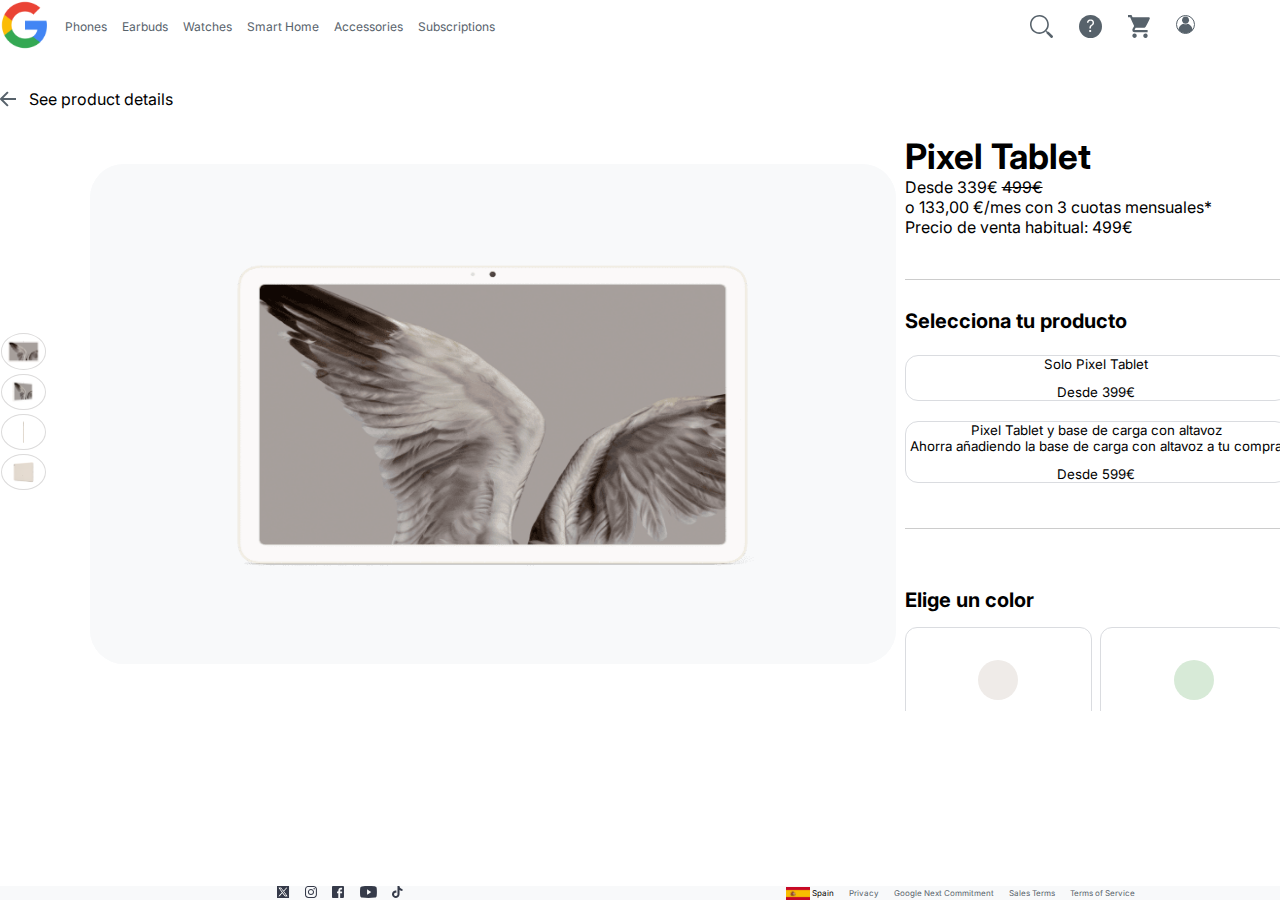
<file: GoogleStore/src/views/Tablet/tablet-view.html>
<!DOCTYPE html>
<html lang="en">
<head>
    <meta charset="UTF-8">
    <meta name="viewport" content="width=device-width, initial-scale=1.0">
    <title>Google Store</title>
    <link rel="stylesheet" href="/GoogleStore/src/views/Tablet/tablet-view.css">
    <link rel="preconnect" href="https://fonts.googleapis.com">
    <link rel="preconnect" href="https://fonts.gstatic.com" crossorigin>
    <link href="https://fonts.googleapis.com/css2?family=Inter:ital,opsz,wght@0,14..32,100..900;1,14..32,100..900&display=swap" rel="stylesheet">
    <link rel="stylesheet" href="/GoogleStore/src/layouts/style1.css">
    <link rel="icon" href="https://www.gstatic.com/store/images/favicons/favicon_gstore_48px_new.png" sizes="50x50px" type="img/png">
    <script src="https://code.jquery.com/jquery-1.11.3.min.js"></script>
    <script src="./tablet.js"></script>
    <link rel="stylesheet" href="/GoogleStore/src/views/img/">
    
   <script>
      $(function() {
         $("#includeHeader").load("/GoogleStore/src/layouts/nav-bar.html");
      });
   </script>
   <script>$(function() {
    $("#includeFooter").load("/GoogleStore/src/layouts/footer.html");
 });
</script>

</head>
<body>


<header id="includeHeader"></header>  
    <main>
      <section class="main-section">
        <section class="main-section__arrow">
            <div class="main-section__arrow__img">
                <img src="/GoogleStore/src/views/img/Arrow.svg" alt="Arrow">
                <p>See product details</p>
            </div>
        </section>
        <section class="main-section__center">
            <section class="left-section">
                <div class="left-section__wrapper">
        
        
                    <div class="left-section__container">
                        <nav class="left-section__nav">
                            <ul class="left-section__bubbles">
                                <li>
                                    <img src="/GoogleStore/src/views/img/Tablet.png" class="left-section__bubbles__img"
                                        alt="Vista previa 1" />
                                </li>
                                <li>
                                    <img src="/GoogleStore/src/views/img/Tablet2.png" class="left-section__bubbles__img"
                                        alt="Vista previa 2" />
                                </li>
                                <li>
                                    <img src="/GoogleStore/src/views/img/Tablet3.png" class="left-section__bubbles__img"
                                        alt="Vista previa 3" />
                                </li>
                                <li>
                                    <img src="/GoogleStore/src/views/img/Tablet4.png" class="left-section__bubbles__img"
                                        alt="Vista previa 3" />
                                </li>
                            </ul>
                        </nav>
                    </div>
                    <div class="left-section__product">
                        <div class="left-section__product__bg"><img class="left-section__img"
                                src="/GoogleStore/src/views/img/Tablet.png" alt="Tablet"></div>
        
                    </div>
                </div>
            </section>
            <section class="scroll-section"></section>
            <section class="right-section"> 
                <section class="text-section">
                    <h1>Pixel Tablet</h1>
                    <p>
                        <div>
                            <span>Desde 339€ <del>499€</del></span>
                        </div>
                        <div>o 133,00 €/mes con 3 cuotas mensuales*
                        </div>
                        <div>Precio de venta habitual: 499€
                        </div>
                    </p>
                </section>

                <section class="option-section">
                  <h2>Selecciona tu producto</h2>
                  <section class="option-section__wrapper">
                      <section class="option-section__block">
                           <button class="option__button" id="opcion1">
                              <section class="option__button__section">Solo Pixel Tablet</section>
                              <section class="option__button__section"> Desde 399€</section>
                           </button>      
                      </section>
                      <section class="option-section__block">
                           <button class="option__button" id="opcion2">
                            <section class="option__button__section">Pixel Tablet y base de carga con altavoz <br> Ahorra añadiendo la base de carga con altavoz a tu compra</section>
                            <section class="option__button__section"> Desde 599€</section>
                           </button>   
                      </section>
                  </section>
              </section>                

            <section class="colors-section">
                <section class="colors-section__options">
                    <section class="colors-section__wrapper">
                        <h2>Elige un color</h2>
                        <section class="colors-section__container">

                          <section class="colors-section__container__options">
                            <button class="colors-section__button">
                                <div class="colors-section__button__color" data-color="warm" style="background-color: #EFEBE8;"></div>
                            </button>
                            <section>Porcelana</section>
                          </section>

                          <section class="colors-section__container__options">
                               <button class="colors-section__button">
                                   <div class="colors-section__button__color" data-color="green" style="background-color: #D7EAD7;"></div>
            
                               </button>
                               <section>Verde liquen</section>
                          </section>

                        </section>
                    </section>
                </section>

                <section>
                    <div class="right-section__shipping">
                        <h2 id="product-price">799€</h2>
                        <hr />
                        <div class="right-section__shipping__cart">
                          <input class="right-section__shipping__cart__input" type="number" value="1" min="1" max="1">
                          <button class="right-section__shipping__cart__button" disabled> Add to Cart</button>
                        </div>
                        <div class="right-section__shipping__date">
                          <img src="/GoogleStore/src/views/img/Delivery.svg" alt="Delivery"> <p>Deliver 29 Apr to</p> <form id="postalCodeForm">
                            <input type="text" id="postalCode" placeholder="08023" minlength="5" maxlength="5" required>
                          </form><p id="output"></p>
                        </div>
                        
                      </div>
                </section>
            </section>
        </section>
        </section>
   
            </section>

    </section>


    </main>

    <footer id="includeFooter"> </footer>
</body>
</file>
<file: GoogleStore/src/views/Tablet/tablet-view.css>
* {
    box-sizing: border-box;
    margin: 0;
    padding: 0;
    font-family: "Inter", sans-serif;
    box-sizing: border-box;
    list-style: none;
}
body {
    display: flex;
    flex-direction: column;
    justify-content: space-between;
    height: 100vh;
    margin: 0;
    padding: 0;
}

main {
    width: 100%;
    height: 80%;
    display: flex;
    align-items: center;
    justify-content: center;
    position: absolute ;
    top: 7%;
}


.main-section {
    display: flex;
    flex-direction: column;
    background-color: #ffff;
    max-width: 1440px;
    width: 100%;
    height: 100%;
    margin: 0 auto;
}

.main-section__arrow {
    display: flex;
    width: 100%;
    height: 10%;
}
.main-section__arrow__img {
    display: flex;
    align-items: center;
    gap: 13px;
    width: fit-content;
}
.main-section__center {
    display: grid;
    margin: 0 auto;
    padding: 0 1px;
    max-width: 1325px;
    width: 100%;
    height: 80%;
    grid-template-areas:
        "carousel titleandprice"
        "carousel steps"
        "carousel steps";
    grid-template-columns: 70% 30%;
    grid-column-gap: 9px;
}
.left-section {
    grid-area: carousel;
    display: flex;
    height: 100%;
    justify-content: space-evenly;
    align-items: flex-start;
    width: 100%;
    position: sticky;
}
.left-section__container {
    display: flex;
    width: 10%;
    height: 100%;
    justify-content: center;
}
.left-section__nav {
    display: flex;
    justify-content: center;
    width: fit-content;
}
.left-section__product {
    background-color: none;
    justify-content: center;
    display: flex;
    min-height: 9vh;
    width: 80%;
    flex: 1;
    height: 100%;
}
.left-section__product__bg{
    background: #f8f9fa;
    border-radius: 34px;
    display: flex;
    justify-content: center;
    width: 100%;
}
.left-section__bubbles__img {
    height: 50%;
    width: 50%;
    max-height: 50%;
    border-radius: 50%;
    border: 1px solid #dcdbdb;

}
.left-section__wrapper {
    display: flex;
    width: 100%;
    justify-content: space-between;
    align-items: center;
    position: absolute;
    top: 5%;
}
.left-section__img {
    min-height: 190px;
    max-width: 700px;
    max-height: 500px;
    width: 100%;
}

.right-section {
    overflow-y: auto; 
    scrollbar-width: none;
    -ms-overflow-style: none;
}

.text-section { 
    grid-area: titleandprice;
    width: 100%;
    height: 25%;
    box-shadow: 0 1px 0 #ccc;
    margin-bottom: 30px;
    
}
.colors-section {
    grid-area: steps;

}
.left-section__product {
    background: #f8f9fa;
    border-radius: 34px;
    width: fit-content;
    height: fit-content;
}

.colors-section__container {
    align-items: stretch;
    display: grid;
    grid-template-columns: repeat(2, minmax(0, 1fr));
    grid-gap: 8px;
    overflow-wrap: break-word;

}
.colors-section__wrapper {
    display: flex;
    flex-direction: column;
    gap: 15px;
    margin-top: 60px;
    padding-bottom: 45px;
    box-shadow: 0 1px 0 #ccc; 
    
}

.colors-section__container__options {
    display: flex;
    flex-direction: column;
    justify-content: flex-start;
    text-align: center;
}

.colors-section__button {
    display: flex;
    justify-content: center;
    padding: 32px 16px;
    background-color: #fff;
    border-radius: 12px;
    border: 1px solid #dadce0;
    cursor: pointer;
}

.colors-section__button__color {
    width: 40px;
    height: 40px;
    border-radius: 100%;
}


h1 {
    font-size: 35px;
    margin: 0;
}

button.selected {
    border: 1px solid #1967d2;
    box-shadow: 0 0 0 1px #1967d2;
}


.option-section {
    display: flex;
    flex-direction: column;
    gap: 12px;
    margin-top: 30px;
}
.option-section__wrapper {
    display: flex;
    flex-direction: column;
    justify-content: space-around;
    width: 100%;
    margin-top: 10px;
    gap: 20px;
    padding-bottom: 45px;
    box-shadow: 0 1px 0 #ccc;
}
.option-section__block{
    width: 100%;
}
.option__button {
    display: flex;
    flex-direction: column;
    justify-content: center;
    gap: 12px;
    width: 100%;
    max-height: 67px;
    background-color: #fff;
    border-radius: 13px;
    border: 1px solid #dadce0;
    cursor: pointer;
}
#opcion1 {
    display: flex;
    justify-self: space-between;
}   
.option__button:disabled {
    cursor: not-allowed;
}
.option-section > h2 {
    display: inline-block;
    white-space: nowrap
}



.right-section__shipping {
    display: flex;
    flex-direction: column;
    justify-content: space-between;
    width: 400px;
    height: 200px;
    background-color: #f8f9fa;
    padding: 15px;
    margin-top: 30px;
}
.right-section__shipping__cart > input {
    width: 70px;
    height: 50px;
    border-radius: 7px;
    border: 1px solid #00000096
}
.right-section__shipping__cart > button {
    width: 260px;
    height: 50px;
    border-radius: 7px;
    background-color: #1A73E8;
    color: #f5f5f5;
    border: #1A73E8;
    cursor: pointer;
}
.right-section__shipping__cart__button:disabled{
    cursor: not-allowed;
    background-color: grey;
}
.right-section__shipping__date {
    display: flex;
    gap: 7px;
    align-items: center;
}
#postalCode {
    border: none;
    background: transparent;
    color: #1A73E8
  ;
    justify-content: left;
  }

  h2 {
    font-weight: 700;
    font-size: 20px;
    
  }

  @media only screen and (max-width: 480px) {
    main {
        height: 80%;
    }
    .main-section__arrow{
        height: 3%;
    }
    .main-section__center {
        grid-template-areas:
            "carousel"
            "titleandprice"
            "steps";
        grid-template-columns: 1fr;
        grid-row-gap: 20px;
        height: 100%;
    }
    .right-section {
        margin-top: 200px;
    }
    .text-section {
        display: flex;
        flex-direction: column;
        height: 25%;
    }
    .colors-section {
        text-align: left;
    }
    .left-section__product__bg {
        width: 100%;
    }
    .left-section__container {
        display: none;
    }
    .left-section__wrapper {
        width: 100%;
        justify-content: center;
        margin: 0;
    }
    .left-section__img {
        max-width: 300px;
        max-height: 200px;
    }
    .option-section {
        margin-top: px;
    }
}
</file>
<file: GoogleStore/src/layouts/style1.css>
* {
    list-style: none;
    font-family: "Inter", sans-serif;
}
.menu {
    display: flex;
    justify-content: space-between;
    align-items: center;
}
.menu__list__logo {
    height: auto;
    width: 50px;
}
.menu__list {
    display: flex;
    gap: 15px;
    align-items: center;
    font-weight: 400;
    font-size: 12px;
    height: 100%;
}
.menu__icons {
    display: flex;
    padding-right: 40px;
}
.menu__icons > li{
    padding: 15px;
}
.menu__icons__right {
    display: flex;
}
.foot-menu {
    display: flex;
    justify-content: space-evenly;
    background-color: #F8F9FA;
    width: 100%;
}
.foot-menu__list {
    display: flex;
    justify-content: center;
    width: 100%;
    gap: 15px;
    font-size: 8px;
}
.foot-menu__list__items {
    display: flex;
    align-items: center;
}
a:not(:hover) {
    color: #57626b;
    text-decoration: none;
}
a:hover {
    color: #1a73e8;
    text-decoration: none;
}
.carrito-img {
    position: relative;
    display: inline-block;
    z-index: 1;
}
#contador {
    z-index: 2;
    position: absolute;
    top: 5px;
    right: 120px;
    background-color: rgb(223, 33, 33);
    border: 1px solid white;
    border-color: white;
    color: white;
    text-align: center;
    border-radius: 13px;
    height: 17px;
    width: 21px;
    display: inline-flex;
    justify-content: center;
    align-items: center;
    font-weight: 500;
    font-size: 13px;
}
#contador[hidden] {
    display: none;
}
#hamburguer {
    max-width: 20px;
    max-height: 20px;
    display: none; 
}
#twitter {
    margin-left: 39px;
}


@media only screen and (max-width: 480px) {
    #hamburguer {
        display: block;
    }
    #includeHeader {
        height: 6%;
    }
    .menu{
        display: flex;
        justify-content: space-between;
        margin-top: 1%;
        box-shadow: 0px 4px 6px rgba(24, 23, 23, 0.377);
        align-items: center;
    }
    .menu__list__items {
        display: none;
    }
    .menu__icons {
        padding: 0;
    }

    .menu__list__logo {
        margin-left: 20px;
        width: 35px;
    }
    footer {
        display: flex;
        flex-direction: column;
        justify-content: end;
    }
    .foot-menu__list {
        display: flex;
        justify-content: center;
        width: 100%;
    }
    .foot-menu__list__icons {
        margin-top: 8px;
        width: 30%;
    }
    .foot-menu {
        display: flex;
        flex-direction: column;
        justify-content: center;
        gap: 15px;
        width: 100%;
    }
    .foot-menu__list__items {
        display: flex;
        justify-content: center;
    }
    .foot-menu__service {
        display: flex;
        flex-direction: column;
        justify-content: center;
        width: 100%;
        gap: 0;
    }
    #contador {
        right: 103px;
    }
    
}
</file>
